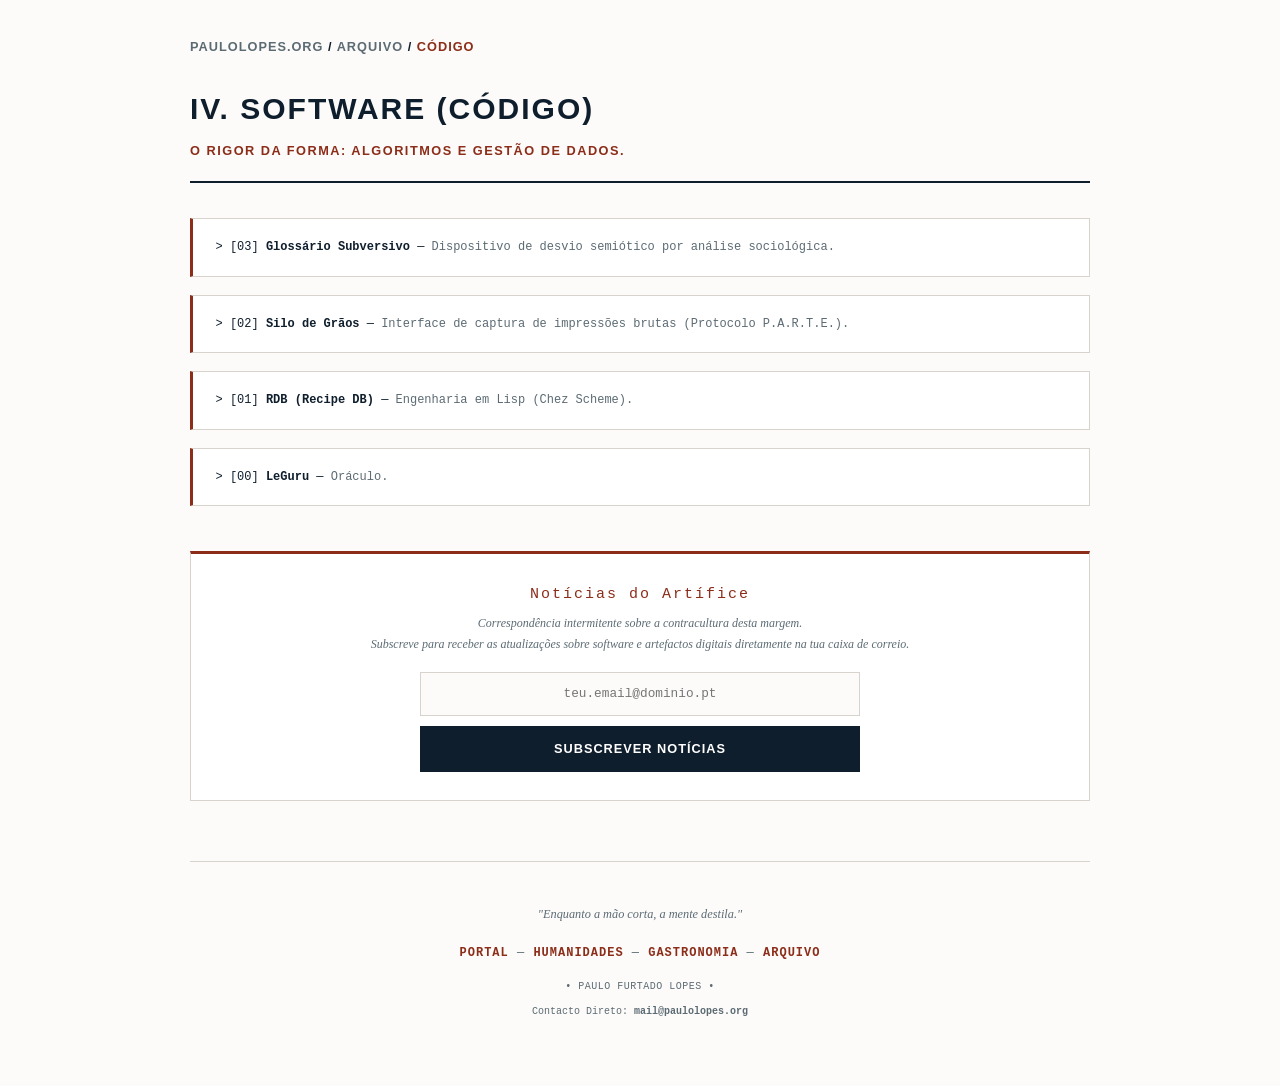
<file: codigo/index.html>
<!DOCTYPE html>
<html lang="pt">
<head>
    <meta charset="UTF-8">
    <meta name="viewport" content="width=device-width, initial-scale=1.0">
    <link rel="icon" type="image/x-icon" href="/favicon.ico">

    <title>Código (Software) | Arquivo Histórico | Paulo Lopes</title>

    <!-- Framework W3.CSS -->
    <link rel="stylesheet" href="https://www.w3schools.com/w3css/4/w3.css">

    <style>
        /* Paleta Soberana: Azul-Marinho, Vermelho-Tijolo e Fundo Claro (paulolopes.org) */
        :root {
            --bg-color: #fcfbf9;          /* Marfim de Arquivo / Papel */
            --text-color: #0f1e2d;        /* Azul-Marinho Profundo */
            --accent-color: #8c2d19;      /* Vermelho-Tijolo / Sanguínea */
            --muted-color: #5c6b73;       /* Azul Pedra / Grafite */
            --border-color: #d8d3cd;      /* Linha de Divisão Subtil */
            --card-bg: #ffffff;           /* Branco Puro para Blocos */
            
            --font-serif: "Cardo", "Georgia", "Times New Roman", serif;
            --font-sans: -apple-system, BlinkMacSystemFont, "Segoe UI", Roboto, sans-serif;
            --font-mono: 'IBM Plex Mono', 'Courier New', monospace;
        }

        body {
            background-color: var(--bg-color) !important;
            color: var(--text-color) !important;
            font-family: var(--font-serif);
            line-height: 1.7;
            font-size: 1.05rem;
            margin: 0;
            min-height: 100vh;
            -webkit-font-smoothing: antialiased;
        }

        .font-sans { font-family: var(--font-sans) !important; }
        .font-mono { font-family: var(--font-mono) !important; }

        /* Navegação Breadcrumb Superior */
        .breadcrumb {
            font-family: var(--font-sans);
            font-size: 0.85rem;
            text-transform: uppercase;
            letter-spacing: 1px;
            font-weight: 600;
            margin-bottom: 25px;
        }

        .breadcrumb a {
            color: var(--muted-color);
            text-decoration: none;
            transition: color 0.2s ease;
        }

        .breadcrumb a:hover {
            color: var(--accent-color);
        }

        .breadcrumb span {
            color: var(--accent-color);
        }

        /* Cabeçalho */
        header {
            border-bottom: 2px solid var(--text-color);
            padding-bottom: 20px;
            margin-bottom: 35px;
        }

        h1 {
            font-family: var(--font-sans);
            font-size: 2rem;
            font-weight: 600;
            letter-spacing: 2px;
            text-transform: uppercase;
            color: var(--text-color);
            margin: 0 0 6px 0;
        }

        .subtitle {
            font-family: var(--font-sans);
            font-size: 0.85rem;
            color: var(--accent-color);
            text-transform: uppercase;
            letter-spacing: 1.5px;
            font-weight: 600;
            margin: 0;
        }

        /* Cartões de Entrada / Verbetes de Código */
        .card-item {
            background-color: var(--card-bg);
            border: 1px solid var(--border-color);
            border-left: 3px solid var(--accent-color);
            padding: 1.2rem 1.5rem;
            margin-bottom: 1.2rem;
            transition: border-color 0.2s ease, transform 0.2s ease;
        }

        .card-item:hover {
            border-color: var(--accent-color);
            transform: translateY(-2px);
        }

        .card-item a {
            color: var(--text-color);
            text-decoration: none;
            font-weight: 600;
            transition: color 0.2s ease;
        }

        .card-item a:hover {
            color: var(--accent-color);
            text-decoration: underline;
        }

        /* Módulo de Newsletter (D2C) */
        .newsletter-section {
            background-color: var(--card-bg);
            border: 1px solid var(--border-color);
            border-top: 3px solid var(--accent-color);
            padding: 28px;
            margin-top: 45px;
            margin-bottom: 50px;
        }

        .embeddable-buttondown-form {
            display: flex;
            flex-direction: column;
            gap: 10px;
            max-width: 440px;
            margin: 0 auto;
        }

        .embeddable-buttondown-form input[type="email"] {
            box-sizing: border-box;
            width: 100%;
            padding: 10px 14px;
            border: 1px solid var(--border-color);
            background: var(--bg-color);
            color: var(--text-color);
            font-family: var(--font-mono);
            font-size: 0.85rem;
            text-align: center;
        }

        .embeddable-buttondown-form input[type="submit"] {
            padding: 12px 18px;
            border: 0;
            background: var(--text-color);
            color: #ffffff;
            font-family: var(--font-sans);
            font-size: 0.85rem;
            font-weight: 600;
            text-transform: uppercase;
            letter-spacing: 1px;
            cursor: pointer;
            transition: background 0.2s ease;
        }

        .embeddable-buttondown-form input[type="submit"]:hover {
            background: var(--accent-color);
        }

        /* Rodapé */
        footer.site-footer {
            margin-top: 60px;
            border-top: 1px solid var(--border-color);
            padding-top: 30px;
            padding-bottom: 30px;
            font-family: var(--font-sans);
            font-size: 0.82rem;
            color: var(--muted-color);
            text-align: center;
        }

        footer.site-footer a {
            color: var(--accent-color);
            text-decoration: none;
            font-weight: 600;
        }

        footer.site-footer a:hover {
            text-decoration: underline;
        }

        .footer-links {
            font-family: var(--font-mono);
            font-size: 0.8rem;
            text-transform: uppercase;
            letter-spacing: 1px;
            margin-bottom: 15px;
        }
    </style>
</head>
<body class="w3-padding-large">

    <main class="w3-content w3-padding-24" style="max-width: 900px;">

        <!-- Navegação Breadcrumb Superior -->
        <nav class="breadcrumb">
            <a href="https://paulolopes.org">paulolopes.org</a> / <a href="https://arquivo.paulolopes.org/">arquivo</a> / <span>código</span>
        </nav>

        <!-- Cabeçalho -->
        <header>
            <h1>IV. Software (Código)</h1>
            <p class="subtitle">O rigor da forma: Algoritmos e Gestão de Dados.</p>
        </header>

        <!-- Lista de Repositórios e Aplicações -->
        <section class="w3-margin-top">
            <div class="card-item">
                <p style="margin:0;" class="font-mono w3-small">
                    &gt; [03] <a href="03_Contrabando/index.html">Glossário Subversivo</a> &mdash; <span class="font-serif" style="color: var(--muted-color);">Dispositivo de desvio semiótico por análise sociológica.</span>
                </p>
            </div>

            <div class="card-item">
                <p style="margin:0;" class="font-mono w3-small">
                    &gt; [02] <a href="02_SiloDeGraos/index.html">Silo de Grãos</a> &mdash; <span class="font-serif" style="color: var(--muted-color);">Interface de captura de impressões brutas (Protocolo P.A.R.T.E.).</span>
                </p>
            </div>

            <div class="card-item">
                <p style="margin:0;" class="font-mono w3-small">
                    &gt; [01] <a href="01_RDB/index.html">RDB (Recipe DB)</a> &mdash; <span class="font-serif" style="color: var(--muted-color);">Engenharia em Lisp (Chez Scheme).</span>
                </p>
            </div>

            <div class="card-item">
                <p style="margin:0;" class="font-mono w3-small">
                    &gt; [00] <a href="00_LeGuru/index.html">LeGuru</a> &mdash; <span class="font-serif" style="color: var(--muted-color);">Oráculo.</span>
                </p>
            </div>
        </section>

        <!-- Módulo de Newsletter (D2C) -->
        <section class="newsletter-section w3-center">
            <h2 class="w3-medium w3-uppercase font-mono" style="color: var(--accent-color); letter-spacing: 2px; margin: 0 0 6px 0;">
                Notícias do Artífice
            </h2>
            <p class="w3-small font-serif" style="color: var(--muted-color); max-width: 580px; margin: 0 auto 1.2rem auto; font-style: italic;">
                Correspondência intermitente sobre a contracultura desta margem. <br>
                Subscreve para receber as atualizações sobre software e artefactos digitais diretamente na tua caixa de correio.
            </p>

            <form action="https://buttondown.com/api/emails/embed-subscribe/pjfcl" method="post" target="popupwindow" onsubmit="window.open('https://buttondown.com/pjfcl', 'popupwindow')" class="embeddable-buttondown-form">
                <input type="email" name="email" id="bd-email" placeholder="teu.email@dominio.pt" required />
                <input type="submit" value="Subscrever Notícias" />
            </form>
        </section>

        <!-- Rodapé Padronizado -->
        <footer class="site-footer">
            
            <!-- Aforismo Central -->
            <p style="font-style: italic; font-family: var(--font-serif); margin-bottom: 1.2rem; color: var(--muted-color); text-align: center;">
                "Enquanto a mão corta, a mente destila."
            </p>

            <!-- Menu Transversal do Ecossistema -->
            <div class="footer-links" style="margin-bottom: 15px;">
                <a href="https://paulolopes.org">portal</a> &mdash; 
                <a href="https://humanidades.paulolopes.org">humanidades</a> &mdash; 
                <a href="https://gastronomia.paulolopes.org">gastronomia</a> &mdash; 
                <a href="https://arquivo.paulolopes.org">arquivo</a>
            </div>

            <!-- Assinatura e Contacto -->
            <p class="font-mono w3-tiny w3-uppercase w3-wide" style="letter-spacing: 0.05em; margin-bottom: 0.5rem; color: var(--muted-color); text-align: center;">
                • PAULO FURTADO LOPES •
            </p>
            <p class="font-mono w3-tiny" style="color: var(--muted-color); margin: 0; text-align: center;">
                Contacto Direto: <a href="mailto:mail@paulolopes.org" style="color: inherit; font-weight: 600;">mail@paulolopes.org</a>
            </p>


        </footer>

    </main>

</body>
</html>
</file>
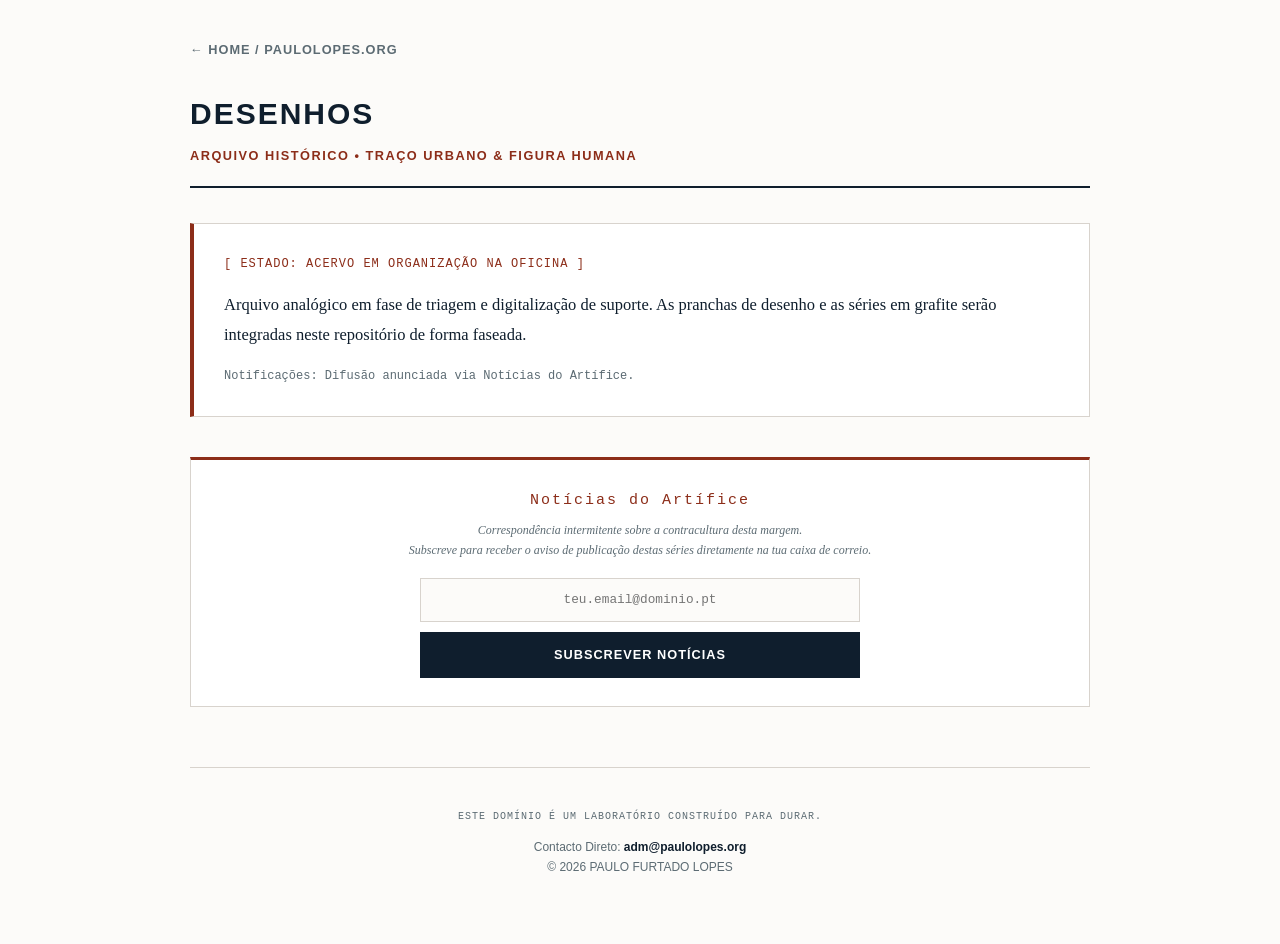
<file: artefactos/desenhos/index.html>
<!DOCTYPE html>
<html lang="pt">
<head>
    <meta charset="UTF-8">
    <meta name="viewport" content="width=device-width, initial-scale=1.0">
    <link rel="icon" type="image/x-icon" href="/favicon.ico">

    <title>Desenhos | Arquivo Histórico | Paulo Furtado Lopes</title>

    <!-- Framework W3.CSS -->
    <link rel="stylesheet" href="https://www.w3schools.com/w3css/4/w3.css">

    <style>
        /* Paleta Soberana: Azul-Marinho, Vermelho-Tijolo e Fundo Claro */
        :root {
            --bg-color: #fcfbf9;          /* Marfim de Arquivo / Papel */
            --text-color: #0f1e2d;        /* Azul-Marinho Profundo */
            --accent-color: #8c2d19;      /* Vermelho-Tijolo / Sanguínea */
            --muted-color: #5c6b73;       /* Azul Pedra / Grafite */
            --border-color: #d8d3cd;      /* Linha de Divisão Subtil */
            --card-bg: #ffffff;           /* Branco Puro para Blocos */
            
            --font-serif: "Cardo", "Georgia", "Times New Roman", serif;
            --font-sans: -apple-system, BlinkMacSystemFont, "Segoe UI", Roboto, sans-serif;
            --font-mono: 'IBM Plex Mono', 'Courier New', monospace;
        }

        body {
            background-color: var(--bg-color) !important;
            color: var(--text-color) !important;
            font-family: var(--font-serif);
            line-height: 1.7;
            font-size: 1.05rem;
            margin: 0;
            min-height: 100vh;
            -webkit-font-smoothing: antialiased;
        }

        .font-sans { font-family: var(--font-sans) !important; }
        .font-mono { font-family: var(--font-mono) !important; }

        /* Navegação Superior */
        nav {
            margin-bottom: 25px;
        }

        nav a {
            font-family: var(--font-sans);
            color: var(--muted-color);
            text-decoration: none;
            font-size: 0.85rem;
            text-transform: uppercase;
            letter-spacing: 1px;
            font-weight: 600;
            transition: color 0.2s ease;
        }

        nav a:hover {
            color: var(--accent-color);
        }

        /* Cabeçalho */
        header {
            border-bottom: 2px solid var(--text-color);
            padding-bottom: 20px;
            margin-bottom: 35px;
        }

        h1 {
            font-family: var(--font-sans);
            font-size: 2rem;
            font-weight: 600;
            letter-spacing: 2px;
            text-transform: uppercase;
            color: var(--text-color);
            margin: 0 0 6px 0;
        }

        .subtitle {
            font-family: var(--font-sans);
            font-size: 0.85rem;
            color: var(--accent-color);
            text-transform: uppercase;
            letter-spacing: 1.5px;
            font-weight: 600;
        }

        /* Bloco de Estado de Arquivo */
        .status-box {
            background-color: var(--card-bg);
            border: 1px solid var(--border-color);
            border-left: 4px solid var(--accent-color);
            padding: 30px;
            margin-bottom: 40px;
        }

        .status-tag {
            font-family: var(--font-mono);
            font-size: 0.8rem;
            text-transform: uppercase;
            color: var(--accent-color);
            letter-spacing: 1px;
            margin-bottom: 15px;
            display: block;
        }

        /* Módulo de Newsletter (D2C) */
        .newsletter-section {
            background-color: var(--card-bg);
            border: 1px solid var(--border-color);
            border-top: 3px solid var(--accent-color);
            padding: 28px;
            margin-bottom: 50px;
        }

        .embeddable-buttondown-form {
            display: flex;
            flex-direction: column;
            gap: 10px;
            max-width: 440px;
            margin: 0 auto;
        }

        .embeddable-buttondown-form input[type="email"] {
            box-sizing: border-box;
            width: 100%;
            padding: 10px 14px;
            border: 1px solid var(--border-color);
            background: var(--bg-color);
            color: var(--text-color);
            font-family: var(--font-mono);
            font-size: 0.85rem;
            text-align: center;
        }

        .embeddable-buttondown-form input[type="submit"] {
            padding: 12px 18px;
            border: 0;
            background: var(--text-color);
            color: #ffffff;
            font-family: var(--font-sans);
            font-size: 0.85rem;
            font-weight: 600;
            text-transform: uppercase;
            letter-spacing: 1px;
            cursor: pointer;
            transition: background 0.2s ease;
        }

        .embeddable-buttondown-form input[type="submit"]:hover {
            background: var(--accent-color);
        }

        /* Rodapé */
        footer {
            margin-top: 60px;
            border-top: 1px solid var(--border-color);
            padding-top: 30px;
            padding-bottom: 30px;
            font-family: var(--font-sans);
            font-size: 0.82rem;
            color: var(--muted-color);
            text-align: center;
        }

        footer a {
            color: var(--accent-color);
            text-decoration: none;
        }

        footer a:hover {
            text-decoration: underline;
        }
    </style>
</head>
<body class="w3-padding-large">

    <main class="w3-content w3-padding-24" style="max-width: 900px;">

        <!-- NAVEGAÇÃO -->
        <nav>
            <a href="../../index.html">&larr; HOME / PAULOLOPES.ORG</a>
        </nav>

        <!-- CABEÇALHO -->
        <header>
            <h1>Desenhos</h1>
            <div class="subtitle">Arquivo Histórico • Traço Urbano & Figura Humana</div>
        </header>

        <!-- ESTADO DO ACERVO -->
        <section class="status-box">
            <span class="status-tag">[ Estado: Acervo em organização na oficina ]</span>
            <p style="font-size: 1.1rem; line-height: 1.8; margin-top: 0;">
                Arquivo analógico em fase de triagem e digitalização de suporte. As pranchas de desenho e as séries em grafite serão integradas neste repositório de forma faseada.
            </p>
            <p class="font-mono w3-small" style="color: var(--muted-color); margin-bottom: 0;">
                Notificações: Difusão anunciada via Notícias do Artífice.
            </p>
        </section>

        <!-- NEWSLETTER (CAPTAÇÃO D2C) -->
        <section class="newsletter-section w3-center">
            <h2 class="w3-medium w3-uppercase font-mono" style="color: var(--accent-color); letter-spacing: 2px; margin: 0 0 6px 0;">
                Notícias do Artífice
            </h2>
            <p class="w3-small font-serif" style="color: var(--muted-color); max-width: 580px; margin: 0 auto 1.2rem auto; font-style: italic;">
                Correspondência intermitente sobre a contracultura desta margem. <br>
                Subscreve para receber o aviso de publicação destas séries diretamente na tua caixa de correio.
            </p>

            <form action="https://buttondown.com/api/emails/embed-subscribe/pjfcl" method="post" target="popupwindow" onsubmit="window.open('https://buttondown.com/pjfcl', 'popupwindow')" class="embeddable-buttondown-form">
                <input type="email" name="email" id="bd-email" placeholder="teu.email@dominio.pt" required />
                <input type="submit" value="Subscrever Notícias" />
            </form>
        </section>

        <!-- RODAPÉ SOBERANO -->
        <footer>
            <p class="font-mono w3-tiny w3-uppercase w3-wide" style="letter-spacing: 1px; margin-bottom: 0.8rem;">
                ESTE DOMÍNIO É UM LABORATÓRIO CONSTRUÍDO PARA DURAR.
            </p>
            <p style="font-size: 0.8rem; margin: 0;">
                Contacto Direto: <a href="mailto:adm@paulolopes.org" style="color: var(--text-color); font-weight: 600;">adm@paulolopes.org</a><br>
                © 2026 PAULO FURTADO LOPES
            </p>
        </footer>

    </main>

</body>
</html>
</file>
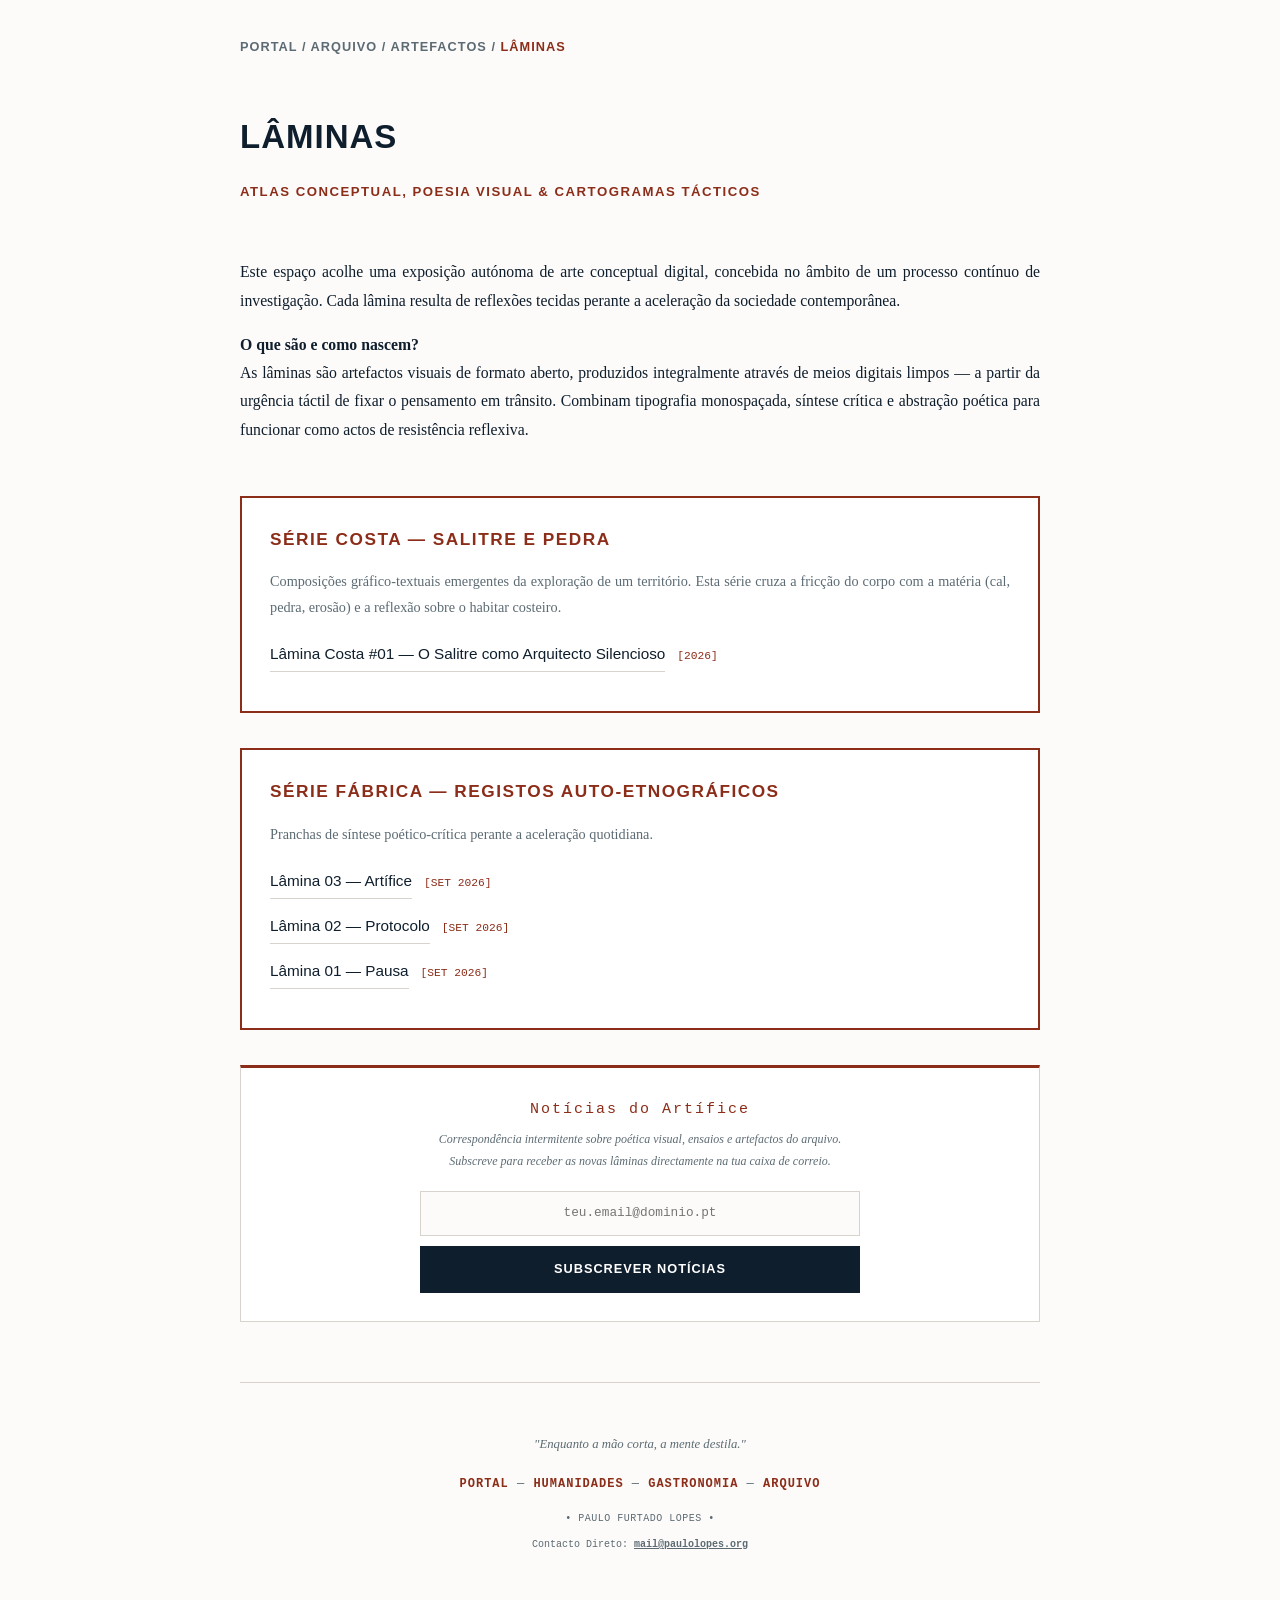
<file: artefactos/laminas/index.html>
<!DOCTYPE html>
<html lang="pt">
<head>
    <meta charset="UTF-8">
    <meta name="viewport" content="width=device-width, initial-scale=1.0">
    <link rel="icon" type="image/x-icon" href="/favicon.ico">

    <title>Lâminas — Poesia Visual & Cartogramas | paulolopes.org</title>

    <!-- Framework W3.CSS -->
    <link rel="stylesheet" href="https://www.w3schools.com/w3css/4/w3.css">

    <style>
        /* --- Variáveis Globais e Paleta Académica --- */
        :root {
            --bg-color: #fcfbf9;          /* Papel de arquivo / Marfim envelhecido */
            --text-color: #0f1e2d;        /* Azul-marinho profundo / Tinta */
            --accent-color: #8c2d19;      /* Vermelho óxido / Sanguínea / Cal */
            --muted-color: #5c6b73;       /* Azul pedra / Grafite / Salitre */
            --border-color: #d8d3cd;      /* Linha de divisão subtil */
            --card-bg: #ffffff;           /* Branco puro para blocos de leitura */
            --font-serif: "Cardo", "Baskerville", "Georgia", "Times New Roman", serif;
            --font-sans: -apple-system, BlinkMacSystemFont, "Segoe UI", Roboto, Helvetica, Arial, sans-serif;
            --font-mono: 'IBM Plex Mono', 'Courier New', monospace;
        }

        body {
            background-color: var(--bg-color) !important;
            color: var(--text-color) !important;
            font-family: var(--font-serif);
            line-height: 1.8;
            font-size: 1.05rem;
            margin: 0;
            min-height: 100vh;
            -webkit-font-smoothing: antialiased;
        }

        .font-sans { font-family: var(--font-sans) !important; }
        .font-mono { font-family: var(--font-mono) !important; }

        /* Navegação em Migalhas (Breadcrumb) */
        .breadcrumb {
            font-family: var(--font-sans);
            font-size: 0.85rem;
            text-transform: uppercase;
            letter-spacing: 0.08em;
            color: var(--muted-color);
            margin-bottom: 1.5rem;
            font-weight: 600;
        }

        .breadcrumb a {
            color: var(--muted-color);
            text-decoration: none;
            transition: color 0.2s ease;
        }

        .breadcrumb a:hover {
            color: var(--accent-color);
        }

        .breadcrumb span {
            color: var(--accent-color);
        }

        /* Títulos */
        h1 {
            font-family: var(--font-sans);
            font-size: 2.2rem;
            font-weight: 600;
            letter-spacing: 1px;
            text-transform: uppercase;
            margin-bottom: 0.2rem;
            color: var(--text-color);
        }

        .subtitle {
            font-family: var(--font-sans);
            font-size: 0.88rem;
            font-weight: 600;
            color: var(--accent-color);
            letter-spacing: 1.5px;
            text-transform: uppercase;
            margin-bottom: 1.5rem;
        }

        /* Expressão Marcada para as Boxes das Séries */
        .series-container {
            background-color: var(--card-bg);
            border: 2px solid var(--accent-color);
            padding: 26px 28px;
            margin-bottom: 35px;
            position: relative;
        }

        .series-title {
            font-family: var(--font-sans);
            font-size: 1.15rem;
            font-weight: 600;
            text-transform: uppercase;
            letter-spacing: 1.5px;
            color: var(--accent-color);
            margin-top: 0;
            margin-bottom: 8px;
        }

        .series-desc {
            font-size: 0.95rem;
            text-align: justify;
            color: var(--muted-color);
            margin-bottom: 20px;
        }

        /* Listas de Lâminas */
        .laminas-list {
            list-style: none;
            padding: 0;
            margin: 0;
        }

        .laminas-list li {
            margin-bottom: 0.9rem;
        }

        .laminas-list a {
            font-family: var(--font-sans);
            font-size: 1.02rem;
            color: var(--text-color);
            text-decoration: none;
            border-bottom: 1px solid var(--border-color);
            padding-bottom: 0.2rem;
            display: inline-block;
            transition: color 0.2s ease, border-color 0.2s ease;
        }

        .laminas-list a:hover {
            color: var(--accent-color);
            border-color: var(--accent-color);
        }

        .tag-meta {
            font-family: var(--font-mono);
            font-size: 0.75rem;
            color: var(--accent-color);
            text-transform: uppercase;
            margin-left: 8px;
        }

        /* Bloco Isolado e Distinto para a Casa da Costa */
        .costa-callout {
            background-color: var(--bg-color);
            border: 1px solid var(--border-color);
            border-left: 4px solid var(--text-color);
            padding: 20px 24px;
            margin-top: 40px;
            margin-bottom: 40px;
            display: flex;
            align-items: center;
            justify-content: space-between;
            flex-wrap: wrap;
            gap: 15px;
        }

        .costa-callout-text h3 {
            font-family: var(--font-sans);
            font-size: 1rem;
            font-weight: 600;
            text-transform: uppercase;
            letter-spacing: 1px;
            margin: 0 0 4px 0;
            color: var(--text-color);
        }

        .costa-callout-text p {
            font-size: 0.9rem;
            color: var(--muted-color);
            margin: 0;
        }

        .costa-btn {
            font-family: var(--font-sans);
            font-size: 0.78rem;
            font-weight: 600;
            text-transform: uppercase;
            letter-spacing: 1px;
            color: #ffffff;
            background-color: var(--text-color);
            padding: 10px 16px;
            text-decoration: none;
            transition: background 0.2s ease;
            white-space: nowrap;
        }

        .costa-btn:hover {
            background-color: var(--accent-color);
        }

        /* Módulo de Newsletter (D2C) */
        .newsletter-section {
            background-color: var(--card-bg);
            border: 1px solid var(--border-color);
            border-top: 3px solid var(--accent-color);
            padding: 28px;
            margin-bottom: 50px;
        }

        .embeddable-buttondown-form {
            display: flex;
            flex-direction: column;
            gap: 10px;
            max-width: 440px;
            margin: 0 auto;
        }

        .embeddable-buttondown-form input[type="email"] {
            box-sizing: border-box;
            width: 100%;
            padding: 10px 14px;
            border: 1px solid var(--border-color);
            background: var(--bg-color);
            color: var(--text-color);
            font-family: var(--font-mono);
            font-size: 0.85rem;
            text-align: center;
        }

        .embeddable-buttondown-form input[type="submit"] {
            padding: 12px 18px;
            border: 0;
            background: var(--text-color);
            color: #ffffff;
            font-family: var(--font-sans);
            font-size: 0.85rem;
            font-weight: 600;
            text-transform: uppercase;
            letter-spacing: 1px;
            cursor: pointer;
            transition: background 0.2s ease;
        }

        .embeddable-buttondown-form input[type="submit"]:hover {
            background: var(--accent-color);
        }

        /* Rodapé Restrito ao Portal */
        .site-footer {
            margin-top: 4rem;
            border-top: 1px solid var(--border-color);
            padding-top: 2.5rem;
            padding-bottom: 2rem;
            font-family: var(--font-sans);
            font-size: 0.85rem;
            color: var(--muted-color);
            text-align: center;
        }

        .footer-links {
            font-family: var(--font-mono);
            font-size: 0.8rem;
            text-transform: uppercase;
            letter-spacing: 1px;
            margin-bottom: 15px;
        }

        .footer-links a {
            color: var(--accent-color);
            text-decoration: none;
            font-weight: 600;
        }

        .footer-links a:hover {
            text-decoration: underline;
        }
    </style>
</head>
<body class="w3-padding-large">

    <main class="w3-content w3-padding-24" style="max-width: 800px;">
        
        <!-- Navegação Breadcrumb -->
        <nav class="breadcrumb">
            <a href="https://paulolopes.org">portal</a> / <a href="https://arquivo.paulolopes.org/">arquivo</a> / <a href="https://arquivo.paulolopes.org/artefactos/">artefactos</a> / <span>lâminas</span>
        </nav>

        <!-- Cabeçalho Principal -->
        <header class="w3-padding-16">
            <h1>Lâminas</h1>
            <p class="subtitle">Atlas Conceptual, Poesia Visual & Cartogramas Tácticos</p>
        </header>

        <!-- Introdução Enquadradora -->
        <section class="intro-text w3-padding-16" style="margin-bottom: 20px;">
            <p style="text-align: justify; margin-top: 0;">
                Este espaço acolhe uma exposição autónoma de arte conceptual digital, concebida no âmbito de um processo contínuo de investigação. Cada lâmina resulta de reflexões tecidas perante a aceleração da sociedade contemporânea.
            </p>
            
            <p style="text-align: justify;">
                <strong>O que são e como nascem?</strong><br>
                As lâminas são artefactos visuais de formato aberto, produzidos integralmente através de meios digitais limpos — a partir da urgência táctil de fixar o pensamento em trânsito. Combinam tipografia monospaçada, síntese crítica e abstração poética para funcionar como actos de resistência reflexiva.
            </p>
        </section>

        <!-- SÉRIE 01: LAVOS (CASA DA COSTA) -->
        <section class="series-container">
            <h2 class="series-title">Série Costa — Salitre e Pedra</h2>
            <p class="series-desc">
                Composições gráfico-textuais emergentes da exploração de um território. Esta série cruza a fricção do corpo com a matéria (cal, pedra, erosão) e a reflexão sobre o habitar costeiro.
            </p>

            <ul class="laminas-list">
                <li>
                    <a href="costa/salitre-e-pedra/">Lâmina Costa #01 — O Salitre como Arquitecto Silencioso</a>
                    <span class="tag-meta">[2026]</span>
                </li>
            </ul>
        </section>

        <!-- SÉRIE 02: REGISTOS AUTO-ETNOGRÁFICOS (ORDEM DECRESCENTE) -->
        <section class="series-container">
            <h2 class="series-title">Série Fábrica — Registos Auto-Etnográficos</h2>
            <p class="series-desc">
                Pranchas de síntese poético-crítica perante a aceleração quotidiana.
            </p>

            <ul class="laminas-list">
                <li>
                    <a href="artifice/">Lâmina 03 — Artífice</a>
                    <span class="tag-meta">[Set 2026]</span>
                </li>

                <li>
                    <a href="protocolo/">Lâmina 02 — Protocolo</a>
                    <span class="tag-meta">[Set 2026]</span>
                </li>

                <li>
                    <a href="pausa/">Lâmina 01 — Pausa</a>
                    <span class="tag-meta">[Set 2026]</span>
                </li>
            </ul>
        </section>

       

        <!-- Módulo de Newsletter (Buttondown) -->
        <section class="newsletter-section w3-center">
            <h2 class="w3-medium w3-uppercase font-mono" style="color: var(--accent-color); letter-spacing: 2px; margin: 0 0 6px 0;">
                Notícias do Artífice
            </h2>
            <p class="w3-small font-serif" style="color: var(--muted-color); max-width: 580px; margin: 0 auto 1.2rem auto; font-style: italic;">
                Correspondência intermitente sobre poética visual, ensaios e artefactos do arquivo. <br>
                Subscreve para receber as novas lâminas directamente na tua caixa de correio.
            </p>

            <form action="https://buttondown.com/api/emails/embed-subscribe/pjfcl" method="post" target="popupwindow" onsubmit="window.open('https://buttondown.com/pjfcl', 'popupwindow')" class="embeddable-buttondown-form">
                <input type="email" name="email" id="bd-email" placeholder="teu.email@dominio.pt" required />
                <input type="submit" value="Subscrever Notícias" />
            </form>
        </section>

        <!-- Rodapé Institucional (Navegação Restrita ao Portal) -->
        <footer class="site-footer">
            
                     <!-- Aforismo Central -->
            <p style="font-style: italic; font-family: var(--font-serif); margin-bottom: 1.2rem; color: var(--muted-color); text-align: center;">
                "Enquanto a mão corta, a mente destila."
            </p>

            <!-- Menu Transversal do Ecossistema -->
            <div class="footer-links" style="margin-bottom: 15px;">
                <a href="https://paulolopes.org">Portal</a> &mdash; 
                <a href="https://humanidades.paulolopes.org">Humanidades</a> &mdash; 
                <a href="https://gastronomia.paulolopes.org">Gastronomia</a> &mdash; 
                <a href="https://arquivo.paulolopes.org">Arquivo</a>
            </div>

            <!-- Assinatura e Contacto -->
            <p class="font-mono w3-tiny w3-uppercase w3-wide" style="letter-spacing: 0.05em; margin-bottom: 0.5rem; color: var(--muted-color); text-align: center;">
                • PAULO FURTADO LOPES •
            </p>
            <p class="font-mono w3-tiny" style="color: var(--muted-color); margin: 0; text-align: center;">
                Contacto Direto: <a href="mailto:mail@paulolopes.org" style="color: inherit; font-weight: 600;">mail@paulolopes.org</a>
            </p>      

        </footer>

    </main>

</body>
</html>
</file>
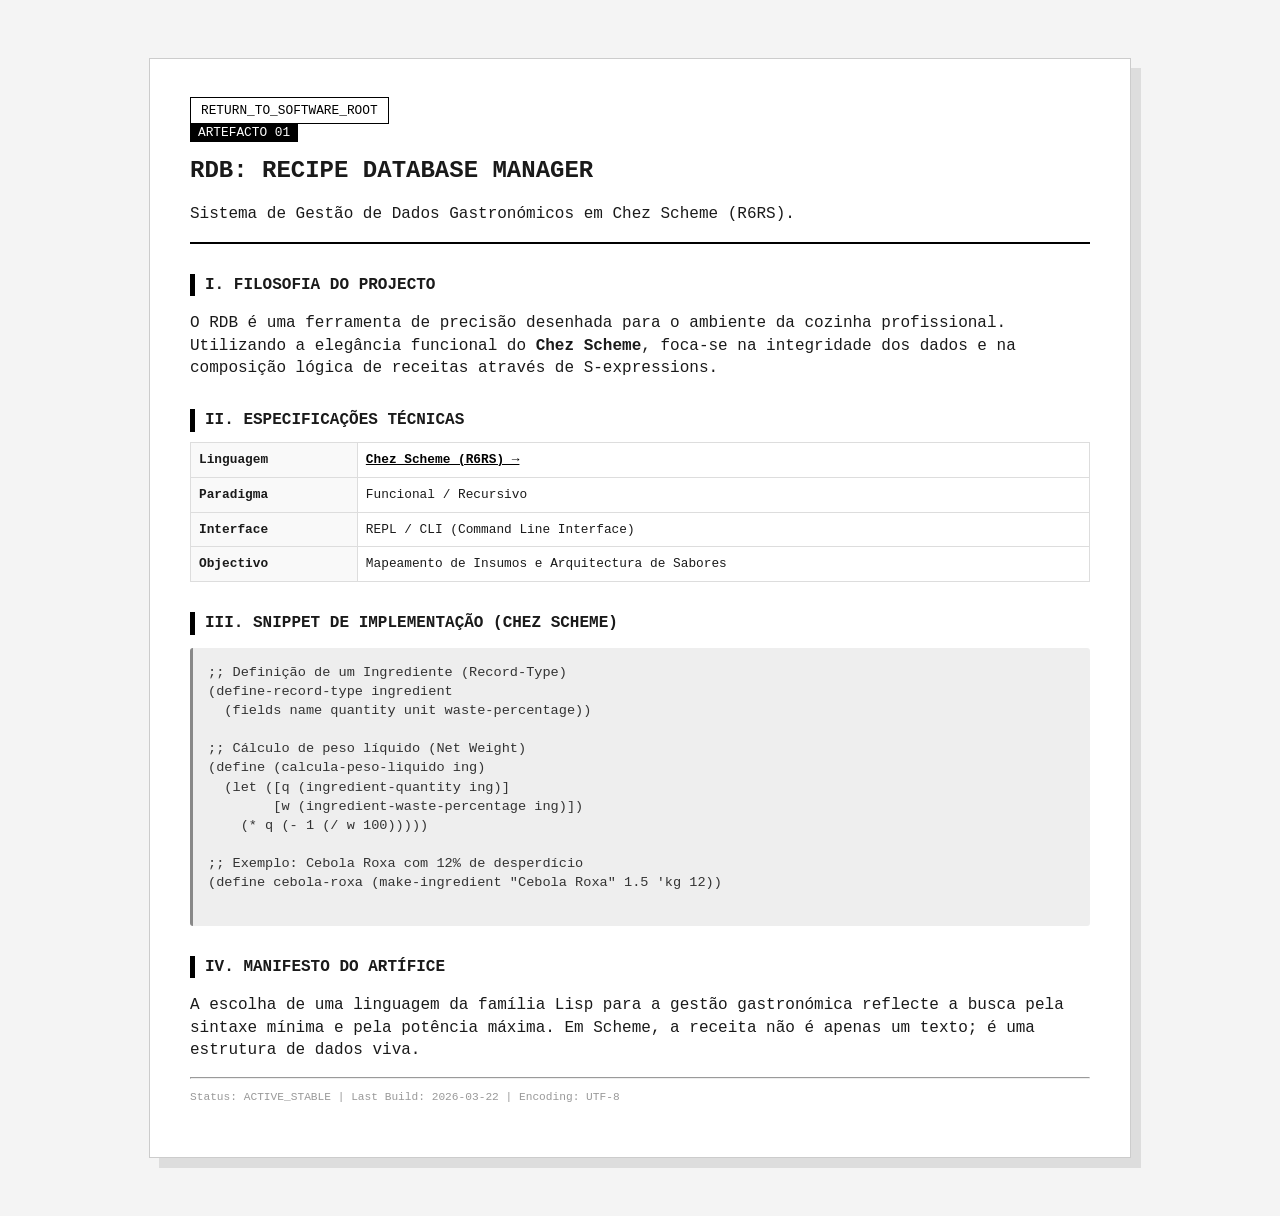
<file: codigo/01_RDB/index.html>
<!DOCTYPE html>
<html lang="pt">
<head>
    <meta charset="UTF-8">
    <meta http-equiv="Content-Type" content="text/html; charset=UTF-8">
    
    <title>01: RDB | Recipe Database Manager (Chez Scheme)</title>
    
    <style>
        body {
            background-color: #f4f4f4;
            color: #1a1a1a;
            font-family: 'Courier New', monospace;
            padding: 50px;
            line-height: 1.4;
        }
        .wrapper { max-width: 900px; margin: auto; border: 1px solid #ccc; background: #fff; padding: 40px; box-shadow: 10px 10px 0px #ddd; }
        header { border-bottom: 2px solid #000; margin-bottom: 30px; }
        .tag { background: #000; color: #fff; padding: 2px 8px; font-size: 0.8rem; }
        h1 { margin: 10px 0; font-size: 1.5rem; text-transform: uppercase; }
        
        .section-title { font-weight: bold; text-transform: uppercase; margin-top: 30px; border-left: 5px solid #000; padding-left: 10px; }
        .code-block { background: #eee; padding: 15px; border-radius: 3px; font-size: 0.85rem; overflow-x: auto; border-left: 3px solid #888; color: #333; }
        
        .architecture-table { width: 100%; border-collapse: collapse; margin-top: 10px; }
        .architecture-table td, .architecture-table th { border: 1px solid #ddd; padding: 8px; font-size: 0.8rem; }
        .architecture-table th { background: #f9f9f9; text-align: left; }

        nav a { text-decoration: none; color: #000; border: 1px solid #000; padding: 5px 10px; font-size: 0.8rem; }
        nav a:hover { background: #000; color: #fff; }
    </style>
</head>
<body>

<div class="wrapper">
    <nav><a href="../index.html">RETURN_TO_SOFTWARE_ROOT</a></nav>

    <header>
        <span class="tag">ARTEFACTO 01</span>
        <h1>RDB: RECIPE DATABASE MANAGER</h1>
        <p>Sistema de Gestão de Dados Gastronómicos em Chez Scheme (R6RS).</p>
    </header>

    <div class="section-title">I. Filosofia do Projecto</div>
    <p>O RDB é uma ferramenta de precisão desenhada para o ambiente da cozinha profissional. Utilizando a elegância funcional do <strong>Chez Scheme</strong>, foca-se na integridade dos dados e na composição lógica de receitas através de S-expressions.</p>

    <div class="section-title">II. Especificações Técnicas</div>
    <table class="architecture-table">
        <tr><th>Linguagem</th><td><a href="https://cisco.github.io/ChezScheme/" target="_blank" rel="noopener noreferrer" style="color: #000; font-weight: bold;">
            Chez Scheme (R6RS) →
        </a></td></tr>
        <tr><th>Paradigma</th><td>Funcional / Recursivo</td></tr>
        <tr><th>Interface</th><td>REPL / CLI (Command Line Interface)</td></tr>
        <tr><th>Objectivo</th><td>Mapeamento de Insumos e Arquitectura de Sabores</td></tr>
    </table>

    <div class="section-title">III. Snippet de Implementação (Chez Scheme)</div>
    <pre class="code-block">
;; Definição de um Ingrediente (Record-Type)
(define-record-type ingredient
  (fields name quantity unit waste-percentage))

;; Cálculo de peso líquido (Net Weight)
(define (calcula-peso-liquido ing)
  (let ([q (ingredient-quantity ing)]
        [w (ingredient-waste-percentage ing)])
    (* q (- 1 (/ w 100)))))

;; Exemplo: Cebola Roxa com 12% de desperdício
(define cebola-roxa (make-ingredient "Cebola Roxa" 1.5 'kg 12))
    </pre>

    <div class="section-title">IV. Manifesto do Artífice</div>
    <p>A escolha de uma linguagem da família Lisp para a gestão gastronómica reflecte a busca pela sintaxe mínima e pela potência máxima. Em Scheme, a receita não é apenas um texto; é uma estrutura de dados viva.</p>

    <footer>
        <hr>
        <p style="font-size: 0.7rem; color: #999;">Status: ACTIVE_STABLE | Last Build: 2026-03-22 | Encoding: UTF-8</p>
    </footer>
</div>

</body>
</html>
</file>
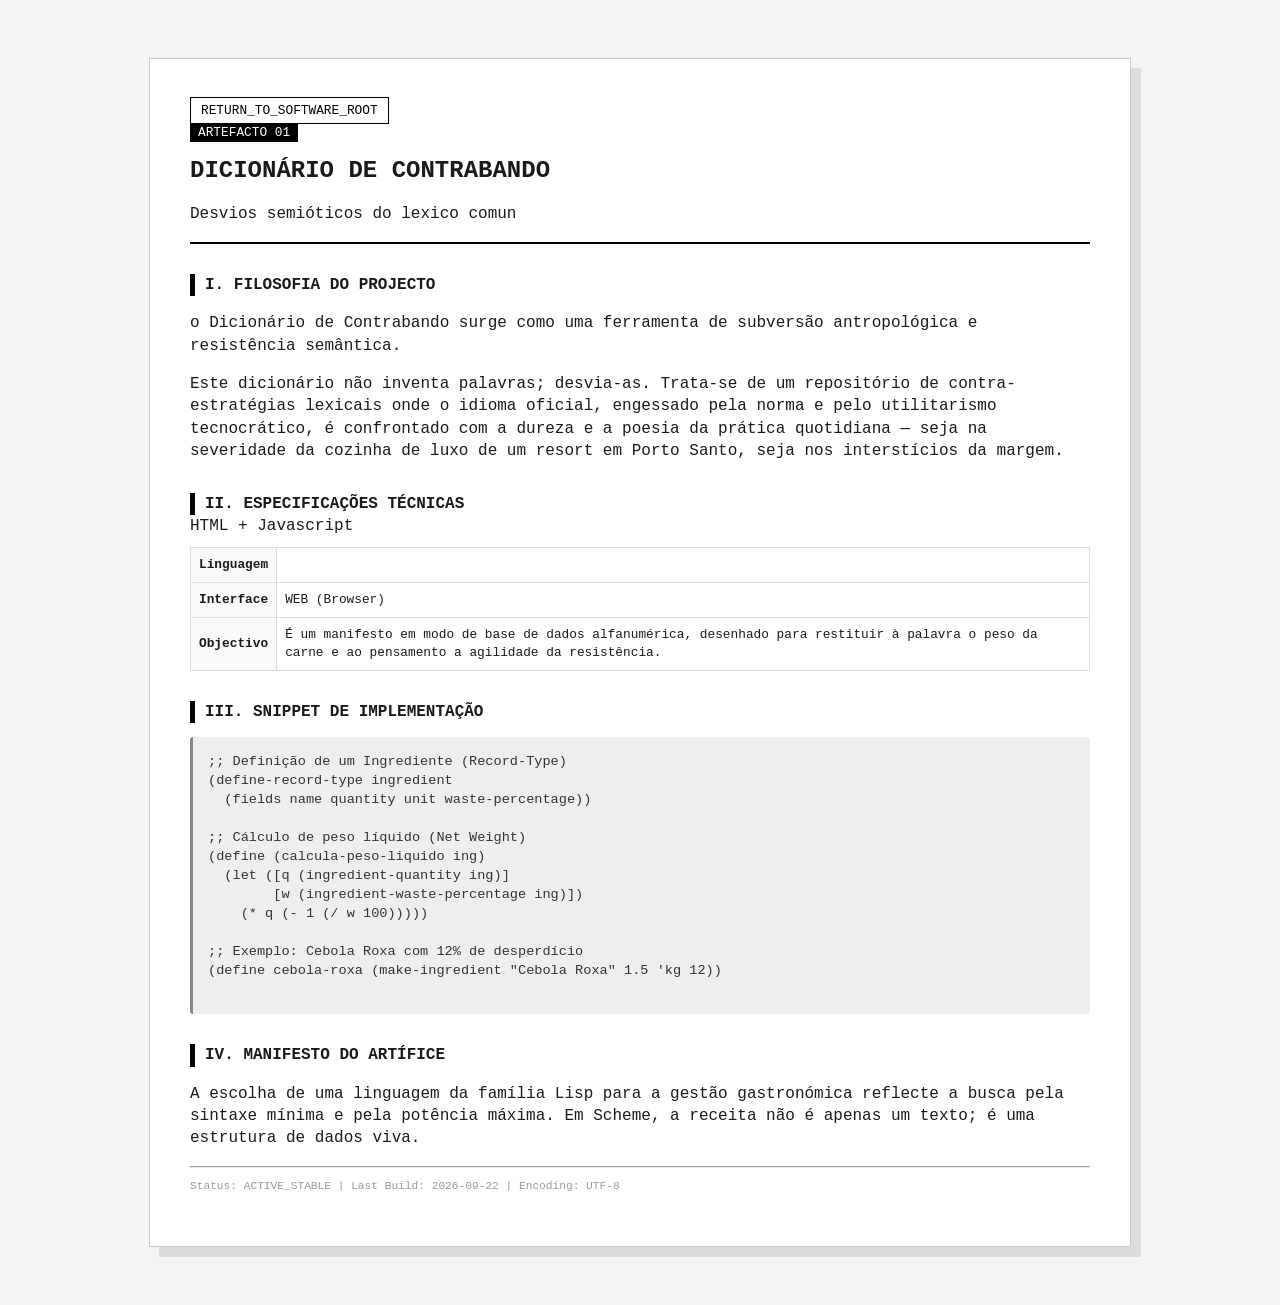
<file: codigo/03_Contrabando/index.html>
<!DOCTYPE html>
<html lang="pt">
<head>
    <meta charset="UTF-8">
    <meta http-equiv="Content-Type" content="text/html; charset=UTF-8">
    
    <title>03: Dicionário de Contrabando| Desvios semióticos do lexico comum</title>
    
    <style>
        body {
            background-color: #f4f4f4;
            color: #1a1a1a;
            font-family: 'Courier New', monospace;
            padding: 50px;
            line-height: 1.4;
        }
        .wrapper { max-width: 900px; margin: auto; border: 1px solid #ccc; background: #fff; padding: 40px; box-shadow: 10px 10px 0px #ddd; }
        header { border-bottom: 2px solid #000; margin-bottom: 30px; }
        .tag { background: #000; color: #fff; padding: 2px 8px; font-size: 0.8rem; }
        h1 { margin: 10px 0; font-size: 1.5rem; text-transform: uppercase; }
        
        .section-title { font-weight: bold; text-transform: uppercase; margin-top: 30px; border-left: 5px solid #000; padding-left: 10px; }
        .code-block { background: #eee; padding: 15px; border-radius: 3px; font-size: 0.85rem; overflow-x: auto; border-left: 3px solid #888; color: #333; }
        
        .architecture-table { width: 100%; border-collapse: collapse; margin-top: 10px; }
        .architecture-table td, .architecture-table th { border: 1px solid #ddd; padding: 8px; font-size: 0.8rem; }
        .architecture-table th { background: #f9f9f9; text-align: left; }

        nav a { text-decoration: none; color: #000; border: 1px solid #000; padding: 5px 10px; font-size: 0.8rem; }
        nav a:hover { background: #000; color: #fff; }
    </style>
</head>
<body>

<div class="wrapper">
    <nav><a href="../index.html">RETURN_TO_SOFTWARE_ROOT</a></nav>

    <header>
        <span class="tag">ARTEFACTO 01</span>
        <h1>Dicionário de Contrabando</h1>
        <p>Desvios semióticos do lexico comun</p>
    </header>

    <div class="section-title">I. Filosofia do Projecto</div>
    <p>o Dicionário de Contrabando surge como uma ferramenta de subversão antropológica e resistência semântica.</p>
<p>Este dicionário não inventa palavras; desvia-as. Trata-se de um repositório de contra-estratégias lexicais onde o idioma oficial, engessado pela norma e pelo utilitarismo tecnocrático, é confrontado com a dureza e a poesia da prática quotidiana — seja na severidade da cozinha de luxo de um resort em Porto Santo, seja nos interstícios da margem.</p>

    <div class="section-title">II. Especificações Técnicas</div>
    <table class="architecture-table">
        <tr><th>Linguagem</th><td></td>HTML + Javascript</td></tr>
        
        <tr><th>Interface</th><td>WEB (Browser)</td></tr>
        <tr><th>Objectivo</th><td>É um manifesto em modo de base de dados alfanumérica, desenhado para restituir à palavra o peso da carne e ao pensamento a agilidade da resistência.</td></tr>
    </table>

    <div class="section-title">III. Snippet de Implementação</div>
    <pre class="code-block">
;; Definição de um Ingrediente (Record-Type)
(define-record-type ingredient
  (fields name quantity unit waste-percentage))

;; Cálculo de peso líquido (Net Weight)
(define (calcula-peso-liquido ing)
  (let ([q (ingredient-quantity ing)]
        [w (ingredient-waste-percentage ing)])
    (* q (- 1 (/ w 100)))))

;; Exemplo: Cebola Roxa com 12% de desperdício
(define cebola-roxa (make-ingredient "Cebola Roxa" 1.5 'kg 12))
    </pre>

    <div class="section-title">IV. Manifesto do Artífice</div>
    <p>A escolha de uma linguagem da família Lisp para a gestão gastronómica reflecte a busca pela sintaxe mínima e pela potência máxima. Em Scheme, a receita não é apenas um texto; é uma estrutura de dados viva.</p>

    <footer>
        <hr>
        <p style="font-size: 0.7rem; color: #999;">Status: ACTIVE_STABLE | Last Build: 2026-09-22 | Encoding: UTF-8</p>
    </footer>
</div>

</body>
</html>
</file>
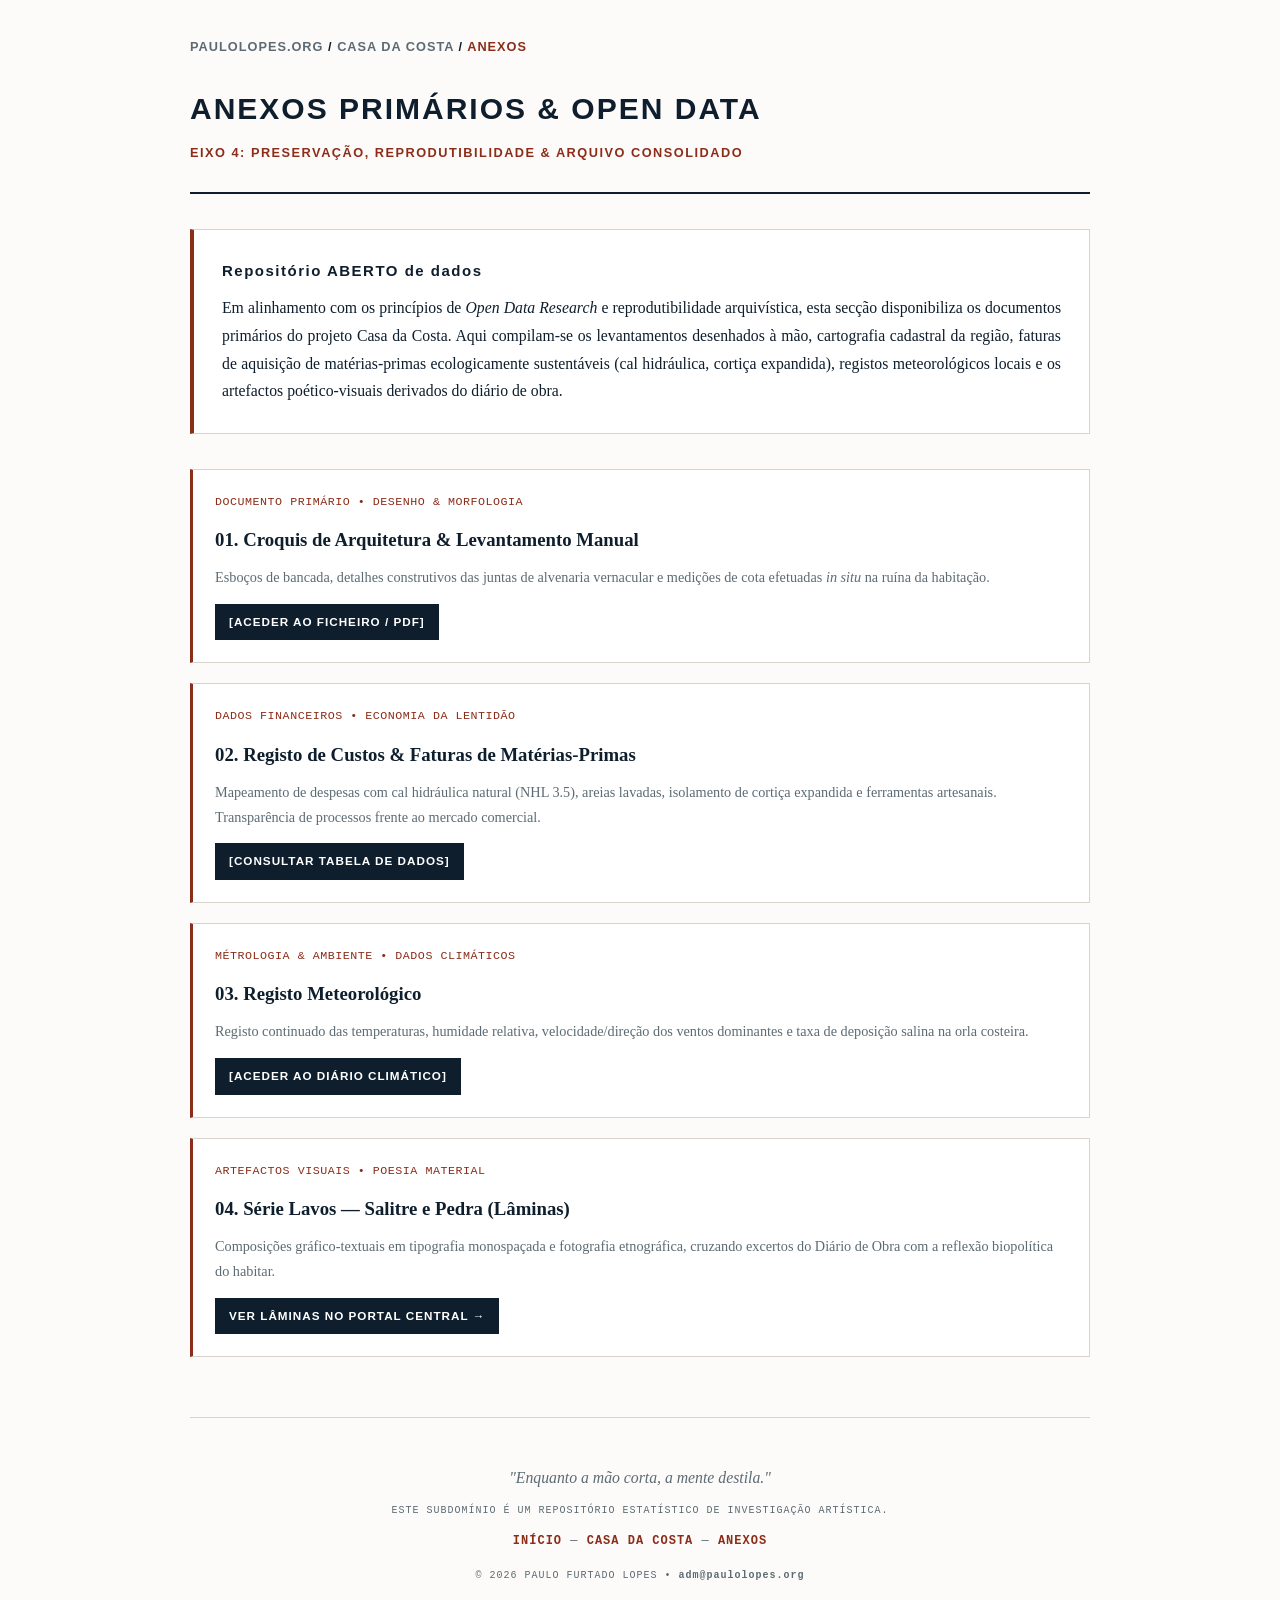
<file: costa/anexos/index.html>
<!DOCTYPE html>
<html lang="pt">
<head>
    <meta charset="UTF-8">
    <meta name="viewport" content="width=device-width, initial-scale=1.0">
    <link rel="icon" type="image/x-icon" href="/favicon.ico">

    <title>Anexos Primários & Open Data | Casa da Costa | Paulo Lopes</title>

    <!-- Framework W3.CSS & Estilos de Suporte -->
    <link rel="stylesheet" href="https://www.w3schools.com/w3css/4/w3.css">
    <link rel="stylesheet" href="../assets/css/custom.css">

    <style>
        /* Paleta Soberana: Azul-Marinho, Vermelho-Tijolo e Fundo Claro (paulolopes.org) */
        :root {
            --bg-color: #fcfbf9;          /* Marfim de Arquivo / Papel */
            --text-color: #0f1e2d;        /* Azul-Marinho Profundo */
            --accent-color: #8c2d19;      /* Vermelho-Tijolo / Sanguínea */
            --muted-color: #5c6b73;       /* Azul Pedra / Grafite / Salitre */
            --border-color: #d8d3cd;      /* Linha de Divisão Subtil */
            --card-bg: #ffffff;           /* Branco Puro para Blocos */
            
            --font-serif: "Cardo", "Georgia", "Times New Roman", serif;
            --font-sans: -apple-system, BlinkMacSystemFont, "Segoe UI", Roboto, sans-serif;
            --font-mono: 'IBM Plex Mono', 'Courier New', monospace;
        }

        body {
            background-color: var(--bg-color) !important;
            color: var(--text-color) !important;
            font-family: var(--font-serif);
            line-height: 1.75;
            font-size: 1.05rem;
            margin: 0;
            min-height: 100vh;
            -webkit-font-smoothing: antialiased;
        }

        .font-sans { font-family: var(--font-sans) !important; }
        .font-mono { font-family: var(--font-mono) !important; }

        /* Navegação Breadcrumb Superior */
        .breadcrumb {
            font-family: var(--font-sans);
            font-size: 0.85rem;
            text-transform: uppercase;
            letter-spacing: 1px;
            font-weight: 600;
            margin-bottom: 25px;
        }

        .breadcrumb a {
            color: var(--muted-color);
            text-decoration: none;
            transition: color 0.2s ease;
        }

        .breadcrumb a:hover {
            color: var(--accent-color);
        }

        .breadcrumb span {
            color: var(--accent-color);
        }

        /* Cabeçalho */
        header {
            border-bottom: 2px solid var(--text-color);
            padding-bottom: 20px;
            margin-bottom: 35px;
        }

        h1 {
            font-family: var(--font-sans);
            font-size: 2rem;
            font-weight: 600;
            letter-spacing: 2px;
            text-transform: uppercase;
            color: var(--text-color);
            margin: 0 0 6px 0;
        }

        .subtitle {
            font-family: var(--font-sans);
            font-size: 0.85rem;
            color: var(--accent-color);
            text-transform: uppercase;
            letter-spacing: 1.5px;
            font-weight: 600;
            margin: 0 0 8px 0;
        }

        /* Bloco Enquadramento Diagnóstico */
        .framework-box {
            background-color: var(--card-bg);
            border: 1px solid var(--border-color);
            border-left: 4px solid var(--accent-color);
            padding: 28px;
            margin-bottom: 35px;
        }

        /* Cartões de Documentos / Anexos */
        .anexo-card {
            background-color: var(--card-bg);
            border: 1px solid var(--border-color);
            border-left: 3px solid var(--accent-color);
            padding: 22px;
            margin-bottom: 20px;
            transition: border-color 0.2s ease, transform 0.2s ease;
        }

        .anexo-card:hover {
            border-color: var(--accent-color);
            transform: translateY(-2px);
        }

        .anexo-card h3 {
            font-family: var(--font-serif);
            font-size: 1.25rem;
            margin: 0 0 8px 0;
            color: var(--text-color);
            font-weight: 600;
        }

        .anexo-card p {
            font-size: 0.95rem;
            color: var(--muted-color);
            margin: 0 0 14px 0;
        }

        .anexo-meta {
            font-family: var(--font-mono);
            font-size: 0.78rem;
            color: var(--accent-color);
            text-transform: uppercase;
            letter-spacing: 0.5px;
            margin-bottom: 12px;
            display: block;
        }

        .file-link {
            font-family: var(--font-sans);
            font-size: 0.78rem;
            font-weight: 600;
            text-transform: uppercase;
            letter-spacing: 1px;
            color: #ffffff;
            background-color: var(--text-color);
            padding: 8px 14px;
            text-decoration: none;
            display: inline-block;
            transition: background 0.2s ease;
        }

        .file-link:hover {
            background-color: var(--accent-color);
        }

        /* Módulo de Newsletter (D2C) */
        .newsletter-section {
            background-color: var(--card-bg);
            border: 1px solid var(--border-color);
            border-top: 3px solid var(--accent-color);
            padding: 28px;
            margin-top: 50px;
            margin-bottom: 50px;
        }

        .embeddable-buttondown-form {
            display: flex;
            flex-direction: column;
            gap: 10px;
            max-width: 440px;
            margin: 0 auto;
        }

        .embeddable-buttondown-form input[type="email"] {
            box-sizing: border-box;
            width: 100%;
            padding: 10px 14px;
            border: 1px solid var(--border-color);
            background: var(--bg-color);
            color: var(--text-color);
            font-family: var(--font-mono);
            font-size: 0.85rem;
            text-align: center;
        }

        .embeddable-buttondown-form input[type="submit"] {
            padding: 12px 18px;
            border: 0;
            background: var(--text-color);
            color: #ffffff;
            font-family: var(--font-sans);
            font-size: 0.85rem;
            font-weight: 600;
            text-transform: uppercase;
            letter-spacing: 1px;
            cursor: pointer;
            transition: background 0.2s ease;
        }

        .embeddable-buttondown-form input[type="submit"]:hover {
            background: var(--accent-color);
        }

        /* Rodapé */
        footer.site-footer {
            margin-top: 60px;
            border-top: 1px solid var(--border-color);
            padding-top: 30px;
            padding-bottom: 30px;
            font-family: var(--font-sans);
            font-size: 0.82rem;
            color: var(--muted-color);
            text-align: center;
        }

        footer.site-footer a {
            color: var(--accent-color);
            text-decoration: none;
            font-weight: 600;
        }

        footer.site-footer a:hover {
            text-decoration: underline;
        }

        .footer-links {
            font-family: var(--font-mono);
            font-size: 0.8rem;
            text-transform: uppercase;
            letter-spacing: 1px;
            margin-bottom: 15px;
        }
    </style>
</head>
<body class="w3-padding-large">

    <main class="w3-content w3-padding-24" style="max-width: 900px;">

        <!-- Navegação Breadcrumb Superior -->
        <nav class="breadcrumb">
            <a href="https://paulolopes.org">paulolopes.org</a> / <a href="../index.html">casa da costa</a> / <span>anexos</span>
        </nav>

        <!-- Cabeçalho -->
        <header>
            <h1>Anexos Primários & Open Data</h1>
            <p class="subtitle">Eixo 4: Preservação, Reprodutibilidade & Arquivo Consolidado</p>
        </header>

        <!-- Enquadramento Teórico -->
        <section class="framework-box">
            <h2 class="w3-medium w3-uppercase font-sans" style="letter-spacing: 1.5px; font-weight: 600; margin-top: 0; color: var(--text-color);">
                Repositório ABERTO de dados
            </h2>
            <p style="margin: 0;" align="justify">
                Em alinhamento com os princípios de <i>Open Data Research</i> e reprodutibilidade arquivística, esta secção disponibiliza os documentos primários do projeto Casa da Costa. Aqui compilam-se os levantamentos desenhados à mão, cartografia cadastral da região, faturas de aquisição de matérias-primas ecologicamente sustentáveis (cal hidráulica, cortiça expandida), registos meteorológicos locais e os artefactos poético-visuais derivados do diário de obra.
            </p>
        </section>

        <!-- Lista de Anexos Primários -->
        <section>

            <div class="anexo-card">
                <span class="anexo-meta">DOCUMENTO PRIMÁRIO • DESENHO & MORFOLOGIA</span>
                <h3>01. Croquis de Arquitetura & Levantamento Manual</h3>
                <p>Esboços de bancada, detalhes construtivos das juntas de alvenaria vernacular e medições de cota efetuadas <i>in situ</i> na ruína da habitação.</p>
                <a href="#" class="file-link">[Aceder ao Ficheiro / PDF]</a>
            </div>

            <div class="anexo-card">
                <span class="anexo-meta">DADOS FINANCEIROS • ECONOMIA DA LENTIDÃO</span>
                <h3>02. Registo de Custos & Faturas de Matérias-Primas</h3>
                <p>Mapeamento de despesas com cal hidráulica natural (NHL 3.5), areias lavadas, isolamento de cortiça expandida e ferramentas artesanais. Transparência de processos frente ao mercado comercial.</p>
                <a href="#" class="file-link">[Consultar Tabela de Dados]</a>
            </div>

            <div class="anexo-card">
                <span class="anexo-meta">MÉTROLOGIA & AMBIENTE • DADOS CLIMÁTICOS</span>
                <h3>03. Registo Meteorológico</h3>
                <p>Registo continuado das temperaturas, humidade relativa, velocidade/direção dos ventos dominantes e taxa de deposição salina na orla costeira.</p>
                <a href="#" class="file-link">[Aceder ao Diário Climático]</a>
            </div>

            <div class="anexo-card">
                <span class="anexo-meta">ARTEFACTOS VISUAIS • POESIA MATERIAL</span>
                <h3>04. Série Lavos — Salitre e Pedra (Lâminas)</h3>
                <p>Composições gráfico-textuais em tipografia monospaçada e fotografia etnográfica, cruzando excertos do Diário de Obra com a reflexão biopolítica do habitar.</p>
                <a href="https://paulolopes.org/artefactos/laminas/" class="file-link">Ver Lâminas no Portal Central &rarr;</a>
            </div>

        </section>

      
        <!-- Rodapé Padronizado -->
        <footer class="site-footer">
            <p class="font-serif" style="font-style: italic; font-size: 1.05rem; color: var(--muted-color); margin-bottom: 10px;">
                "Enquanto a mão corta, a mente destila."
            </p>
            <p class="font-mono w3-tiny w3-uppercase w3-wide" style="letter-spacing: 1px; margin-bottom: 0.8rem;">
                ESTE SUBDOMÍNIO É UM REPOSITÓRIO ESTATÍSTICO DE INVESTIGAÇÃO ARTÍSTICA.
            </p>
            <div class="footer-links">
                <a href="https://paulolopes.org">Início</a> &mdash; 
                <a href="https://paulolopes.org/costa/">Casa da Costa</a> &mdash;
                <a href="./index.html">Anexos</a>
            </div>
            <p class="font-mono w3-tiny w3-uppercase w3-wide" style="letter-spacing: 1px; margin-top: 15px; margin: 0;">
                © 2026 PAULO FURTADO LOPES • <a href="mailto:adm@paulolopes.org" style="color: inherit;">adm@paulolopes.org</a>
            </p>
        </footer>

    </main>

</body>
</html>
</file>
<file: costa/assets/css/custom.css>
/* ==========================================================================
   CASA DA COSTA — Living Lab & Artistic Research
   Style Sheet de Suporte Especializado (assets/css/custom.css)
   ========================================================================== */

:root {
    --bg-color: #fcfbf9;          /* Marfim de Arquivo / Papel envelhecido */
    --text-color: #0f1e2d;        /* Azul-Marinho Profundo / Tinta */
    --accent-color: #8c2d19;      /* Vermelho-Tijolo / Sanguínea / Cal */
    --muted-color: #5c6b73;       /* Azul Pedra / Grafite / Salitre */
    --border-color: #d8d3cd;      /* Linha de Divisão Subtil */
    --card-bg: #ffffff;           /* Branco Puro para blocos de leitura */
    
    --font-serif: "Cardo", "Georgia", "Times New Roman", serif;
    --font-sans: -apple-system, BlinkMacSystemFont, "Segoe UI", Roboto, sans-serif;
    --font-mono: 'IBM Plex Mono', 'Courier New', monospace;
}

/* Base Editorial */
body {
    background-color: var(--bg-color) !important;
    color: var(--text-color) !important;
    font-family: var(--font-serif);
    line-height: 1.75;
    font-size: 1.05rem;
}

/* Tipografia de Código e Dados */
.font-mono { font-family: var(--font-mono) !important; }
.font-sans { font-family: var(--font-sans) !important; }
.font-serif { font-family: var(--font-serif) !important; }

/* Blocos Auto-Etnográficos (Diário de Obra e Transcrições) */
.log-entry {
    background-color: var(--card-bg);
    border: 1px solid var(--border-color);
    border-left: 4px solid var(--accent-color);
    padding: 25px;
    margin-bottom: 30px;
}

.log-meta {
    font-family: var(--font-mono);
    font-size: 0.8rem;
    color: var(--muted-color);
    text-transform: uppercase;
    letter-spacing: 1px;
    margin-bottom: 12px;
    display: block;
}

/* Citações e Cartografia Oral */
blockquote.oral-history {
    font-family: var(--font-serif);
    font-style: italic;
    font-size: 1.1rem;
    color: var(--text-color);
    border-left: 2px solid var(--text-color);
    margin: 20px 0;
    padding-left: 20px;
}

/* Tabelas de Dados Abertos e Patologias */
.open-data-table {
    width: 100%;
    border-collapse: collapse;
    font-family: var(--font-sans);
    font-size: 0.9rem;
    margin: 20px 0;
}

.open-data-table th {
    background-color: var(--text-color);
    color: #ffffff;
    text-align: left;
    padding: 10px 14px;
    font-family: var(--font-mono);
    font-size: 0.8rem;
    text-transform: uppercase;
    letter-spacing: 1px;
}

.open-data-table td {
    padding: 10px 14px;
    border-bottom: 1px solid var(--border-color);
    background-color: var(--card-bg);
}

.open-data-table tr:hover td {
    background-color: #f4f1ea;
}

/* Imagens Etnográficas com Escala */
.ethno-img-container {
    background-color: var(--card-bg);
    border: 1px solid var(--border-color);
    padding: 12px;
    margin: 20px 0;
    text-align: center;
}

.ethno-img-container img {
    max-width: 100%;
    height: auto;
    display: block;
    margin: 0 auto;
}

.ethno-caption {
    font-family: var(--font-mono);
    font-size: 0.78rem;
    color: var(--muted-color);
    margin-top: 10px;
    text-transform: uppercase;
    letter-spacing: 0.5px;
}
</file>
